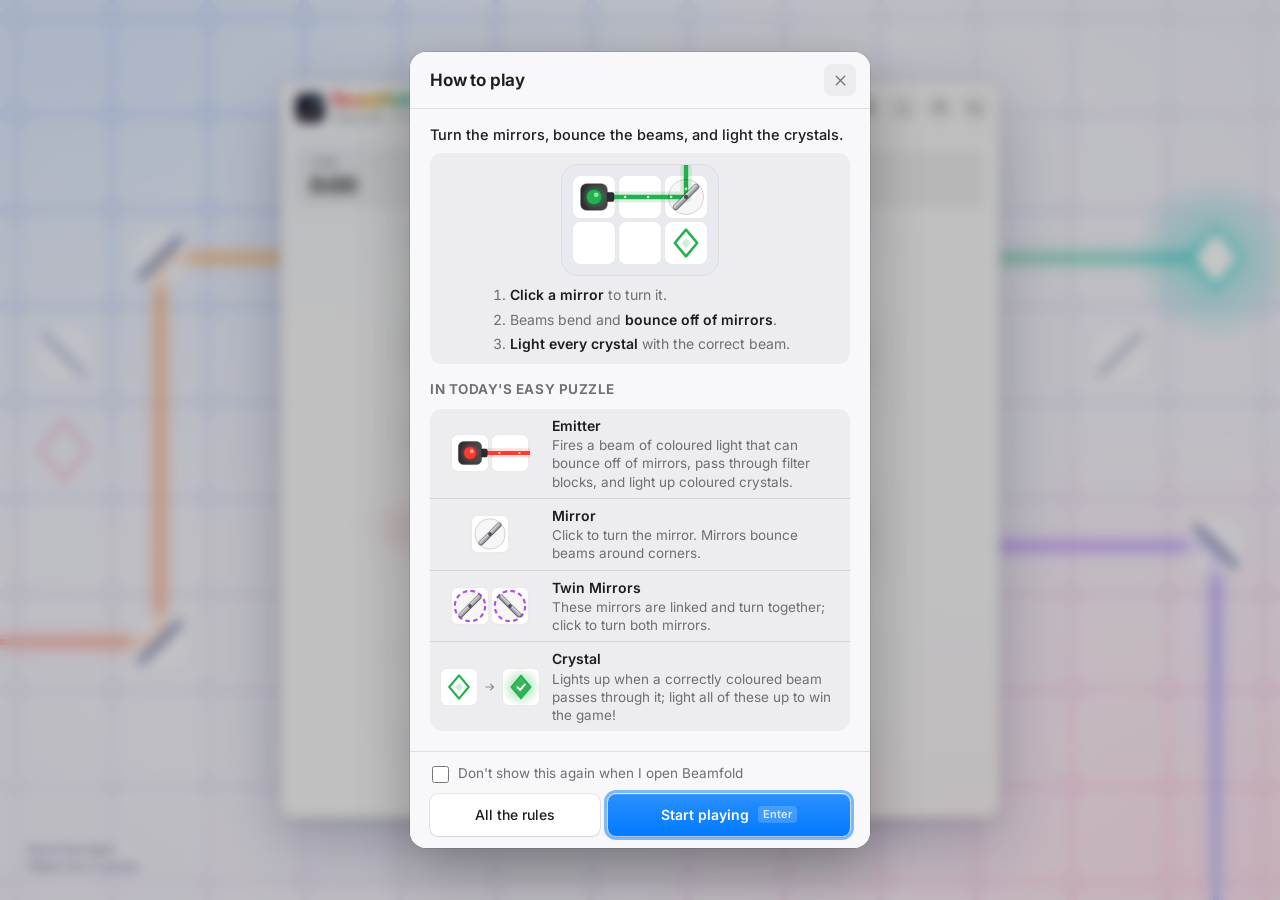
<file: index.html>
<!doctype html>
<html lang="en">
<head>
<meta charset="utf-8">
<meta name="viewport" content="width=device-width, initial-scale=1, viewport-fit=cover">
<meta name="color-scheme" content="light dark">
<meta name="theme-color" content="#f6f6f7">
<title>Beamfold: a daily light puzzle</title>
<link rel="icon" type="image/svg+xml" href="./favicon.svg">
<script>
  // Pick the theme before first paint so the page never flashes the wrong one.
  (function () {
    var t = null;
    try { t = (JSON.parse(localStorage.getItem('beamfold.daily.v1') || '{}')).theme; } catch (e) { /* private mode */ }
    if (t !== 'light' && t !== 'dark') t = window.matchMedia('(prefers-color-scheme: dark)').matches ? 'dark' : 'light';
    document.documentElement.dataset.theme = t;
  })();
</script>
  <script type="module" crossorigin src="./assets/index-D0BYoZNo.js"></script>
  <link rel="stylesheet" crossorigin href="./assets/index-0ksKWhUs.css">
  <meta name="description" content="One new light-bending puzzle every day. Turn the mirrors, mix the colours and light every crystal in as few moves as you can. Free, no ads, no sign-up.">
  <link rel="canonical" href="https://pyraco.github.io/beamfold-site/">
  <link rel="manifest" href="./manifest.webmanifest">
  <link rel="apple-touch-icon" href="./apple-touch-icon.png">
  <meta name="mobile-web-app-capable" content="yes">
  <meta name="apple-mobile-web-app-title" content="Beamfold">
  <meta property="og:type" content="website">
  <meta property="og:site_name" content="Beamfold">
  <meta property="og:title" content="Beamfold: a daily light puzzle">
  <meta property="og:description" content="One new light-bending puzzle every day. Turn the mirrors, mix the colours and light every crystal in as few moves as you can. Free, no ads, no sign-up.">
  <meta property="og:url" content="https://pyraco.github.io/beamfold-site/">
  <meta property="og:image" content="https://pyraco.github.io/beamfold-site/og-image.png">
  <meta property="og:image:width" content="1200">
  <meta property="og:image:height" content="630">
  <meta name="twitter:card" content="summary_large_image">
  <meta name="twitter:title" content="Beamfold: a daily light puzzle">
  <meta name="twitter:description" content="One new light-bending puzzle every day. Turn the mirrors, mix the colours and light every crystal in as few moves as you can. Free, no ads, no sign-up.">
  <meta name="twitter:image" content="https://pyraco.github.io/beamfold-site/og-image.png">
</head>
<body>
  <noscript><p style="font:18px system-ui;text-align:center;padding:40px 20px">Beamfold is a puzzle game and needs JavaScript turned on to play.</p></noscript>

<div id="desk">
  <!-- Behind the window on a big screen: a giant, dim Beamfold board, with the logo's beam bending round the window. -->
  <svg class="backdrop" aria-hidden="true" focusable="false">
    <defs>
      <pattern id="bd-tile" x="-48" y="-48" width="96" height="96" patternUnits="userSpaceOnUse"><rect x="5" y="5" width="86" height="86" rx="15"/></pattern>
      <linearGradient id="bd-a" gradientUnits="userSpaceOnUse" x1="-800" y1="192" x2="576" y2="-192"><stop offset="0" class="b1"/><stop offset=".5" class="b2"/><stop offset="1" class="b3"/></linearGradient>
      <linearGradient id="bd-b" gradientUnits="userSpaceOnUse" x1="576" y1="620" x2="330" y2="96"><stop offset="0" class="b4"/><stop offset="1" class="b5"/></linearGradient>
      <radialGradient id="bd-g"><stop offset="0" class="g1"/><stop offset="1" class="g2"/></radialGradient>
    </defs>
    <svg x="50%" y="50%" overflow="visible">
      <rect class="bd-tiles" x="-2400" y="-1500" width="4800" height="3000" fill="url(#bd-tile)"/>
      <g class="bd-scene">
      <g class="bd-ray" stroke="url(#bd-a)">
        <path class="halo" pathLength="1" d="M-1400 192H-480V-192H576"/>
        <path class="glow" pathLength="1" d="M-1400 192H-480V-192H576"/>
        <path class="core" pathLength="1" d="M-1400 192H-480V-192H576"/>
        <path class="hot" pathLength="1" d="M-1400 192H-480V-192H576"/>
      </g>
      <g class="bd-ray b" stroke="url(#bd-b)">
        <path class="halo" pathLength="1" d="M576 1100V96H0"/>
        <path class="glow" pathLength="1" d="M576 1100V96H0"/>
        <path class="core" pathLength="1" d="M576 1100V96H0"/>
        <path class="hot" pathLength="1" d="M576 1100V96H0"/>
      </g>
      <g class="bd-ring"><circle cx="-480" cy="192" r="31"/><circle cx="-480" cy="-192" r="31"/><circle cx="576" cy="96" r="31"/><circle cx="-576" cy="-96" r="31"/><circle cx="480" cy="-96" r="31"/></g>
      <g class="bd-mirror"><path d="M-498 210l36-36"/><path d="M-498-174l36-36"/><path d="M558 78l36 36"/></g>
      <g class="bd-mirror idle"><path d="M-594-114l36 36"/><path d="M462-78l36-36"/></g>
      <path class="bd-gem idle" d="M-576-30l24 30-24 30-24-30z"/>
      <circle class="bd-gem-glow" cx="576" cy="-192" r="84" fill="url(#bd-g)"/>
      <path class="bd-gem" d="M576-222l24 30-24 30-24-30z"/>
      <path class="bd-gem lit" d="M576-222l24 30-24 30-24-30z"/>
      </g>
    </svg>
  </svg>
  <p class="desk-note" aria-hidden="true">Bend the light.<br>Wake the crystals.</p>
  <main class="window" id="window">
    <header class="titlebar">
      <img class="mark" src="./favicon.svg" alt="" width="30" height="30">
      <div class="title">
        <h1><svg class="wordmark" viewBox="63 -741 4286 753" role="img" aria-label="Beamfold"><defs><linearGradient id="wm" x1="0" y1="0" x2="1" y2="0"><stop offset="0" class="b1"/><stop offset=".5" class="b2"/><stop offset="1" class="b3"/></linearGradient></defs><path fill="url(#wm)" d="M205 0V-133H353Q395 -133 420 -156Q444 -180 444 -218Q444 -243 433 -262Q422 -282 402 -292Q381 -303 353 -303H205V-432H342Q377 -432 400 -450Q422 -467 422 -504Q422 -541 400 -558Q377 -576 342 -576H205V-709H385Q451 -709 500 -684Q548 -659 574 -617Q600 -575 600 -522Q600 -451 552 -404Q503 -358 411 -347V-407Q513 -395 567 -342Q621 -288 621 -207Q621 -147 591 -100Q561 -54 506 -27Q452 0 378 0ZM63 0V-709H239V0ZM923 11Q841 11 778 -22Q715 -54 679 -112Q643 -170 643 -245Q643 -319 678 -376Q713 -434 774 -468Q834 -501 910 -501Q984 -501 1042 -470Q1099 -438 1132 -382Q1164 -327 1164 -256Q1164 -241 1162 -226Q1161 -210 1156 -190L725 -188V-300L1087 -303L1009 -254Q1008 -295 997 -322Q986 -348 965 -362Q944 -376 912 -376Q879 -376 855 -360Q831 -344 818 -315Q805 -286 805 -245Q805 -203 819 -174Q833 -144 859 -129Q885 -114 923 -114Q959 -114 986 -126Q1014 -138 1036 -163L1127 -72Q1091 -31 1040 -10Q988 11 923 11ZM1409 10Q1341 10 1288 -23Q1235 -56 1205 -114Q1175 -171 1175 -244Q1175 -318 1205 -376Q1235 -434 1288 -466Q1341 -499 1409 -499Q1455 -499 1493 -482Q1531 -466 1556 -436Q1580 -406 1585 -368V-122Q1580 -83 1556 -54Q1531 -24 1493 -7Q1455 10 1409 10ZM1446 -145Q1489 -145 1516 -173Q1542 -201 1542 -245Q1542 -274 1530 -296Q1518 -318 1496 -331Q1475 -344 1447 -344Q1419 -344 1398 -331Q1376 -318 1364 -296Q1351 -273 1351 -245Q1351 -216 1363 -194Q1375 -171 1397 -158Q1419 -145 1446 -145ZM1535 0V-131L1560 -251L1535 -369V-489H1706V0ZM1783 0V-489H1957V0ZM2090 0V-283Q2090 -314 2071 -332Q2052 -349 2024 -349Q2004 -349 1989 -341Q1974 -333 1966 -318Q1957 -304 1957 -283L1889 -310Q1889 -369 1915 -411Q1941 -453 1985 -476Q2029 -499 2085 -499Q2135 -499 2176 -476Q2216 -452 2240 -410Q2264 -368 2264 -311V0ZM2397 0V-283Q2397 -314 2378 -332Q2359 -349 2331 -349Q2312 -349 2296 -341Q2281 -333 2272 -318Q2264 -304 2264 -283L2162 -288Q2164 -354 2191 -401Q2218 -448 2266 -474Q2313 -499 2373 -499Q2430 -499 2475 -475Q2520 -451 2546 -406Q2571 -360 2571 -297V0ZM2691 0V-520Q2691 -582 2718 -632Q2745 -681 2796 -711Q2846 -741 2917 -741Q2970 -741 3010 -724Q3050 -706 3079 -677L2970 -568Q2962 -577 2950 -582Q2939 -586 2924 -586Q2897 -586 2881 -570Q2865 -554 2865 -527V0ZM2587 -344V-489H3003V-344ZM3280 11Q3201 11 3140 -22Q3078 -56 3042 -114Q3006 -173 3006 -246Q3006 -319 3042 -376Q3077 -434 3139 -468Q3201 -501 3279 -501Q3357 -501 3418 -468Q3480 -434 3516 -376Q3552 -319 3552 -246Q3552 -173 3516 -114Q3481 -56 3420 -22Q3358 11 3280 11ZM3279 -144Q3308 -144 3330 -156Q3351 -169 3363 -192Q3375 -215 3375 -245Q3375 -275 3362 -298Q3350 -320 3329 -332Q3308 -345 3279 -345Q3251 -345 3229 -332Q3207 -319 3195 -296Q3183 -274 3183 -244Q3183 -215 3195 -192Q3207 -169 3229 -156Q3251 -144 3279 -144ZM3596 0V-729H3770V0ZM4057 10Q3986 10 3932 -23Q3878 -56 3848 -114Q3817 -171 3817 -244Q3817 -318 3848 -376Q3878 -434 3932 -466Q3985 -499 4057 -499Q4103 -499 4143 -482Q4183 -466 4210 -436Q4237 -406 4242 -368V-129Q4237 -91 4210 -59Q4183 -27 4143 -8Q4103 10 4057 10ZM4088 -145Q4117 -145 4138 -158Q4159 -170 4172 -192Q4184 -215 4184 -245Q4184 -274 4172 -296Q4160 -318 4138 -331Q4117 -344 4089 -344Q4061 -344 4040 -331Q4018 -318 4006 -296Q3993 -273 3993 -245Q3993 -216 4005 -194Q4017 -171 4039 -158Q4061 -145 4088 -145ZM4348 0H4177V-131L4202 -251L4174 -369V-729H4348Z"/></svg></h1>
        <p id="subtitle">Daily puzzle</p>
      </div>
      <nav class="toolbar" aria-label="Game menu">
        <button class="tb" data-act="intro" title="How to play" aria-label="How to play">
          <svg viewBox="0 0 24 24"><circle cx="12" cy="12" r="9"/><path d="M9.4 9.3a2.7 2.7 0 1 1 3.9 2.5c-.8.5-1.3 1-1.3 2"/><circle cx="12" cy="16.9" r=".6" fill="currentColor"/></svg>
        </button>
        <button class="tb" data-act="stats" title="Statistics" aria-label="Statistics">
          <svg viewBox="0 0 24 24"><path d="M5 20V11M12 20V4M19 20v-6"/></svg>
        </button>
        <button class="tb" data-act="sound" id="tb-sound" title="Sound" aria-label="Sound" aria-pressed="true"></button>
        <button class="tb" data-act="theme" id="tb-theme" title="Switch appearance" aria-label="Switch between light and dark"></button>
      </nav>
      <div class="seg" id="seg" role="tablist" aria-label="Puzzle">
        <i class="seg-thumb" aria-hidden="true"></i>
        <button role="tab" data-act="mode" data-mode="easy" aria-selected="false">Easy</button>
        <button role="tab" data-act="mode" data-mode="hard" aria-selected="false">Hard</button>
        <button role="tab" data-act="mode" data-mode="free" aria-selected="false">Free Play</button>
      </div>
    </header>

    <section class="gauges" aria-label="Progress">
      <div class="gauge">
        <span class="label">Time</span>
        <span class="value" id="g-time">0:00</span>
      </div>
      <div class="gauge">
        <span class="label">Moves</span>
        <span class="value"><span id="g-moves">0</span><small id="g-par"></small></span>
      </div>
      <div class="gauge">
        <span class="label">Crystals</span>
        <span class="pips" id="g-pips"></span>
      </div>
    </section>

    <section class="stage" id="stage">
      <canvas id="board" aria-label="Puzzle board"></canvas>
      <div class="cover" id="cover"></div>
    </section>

    <footer class="actions" id="actions"></footer>
  </main>
</div>

<div class="scrim" id="scrim" hidden>
  <div class="sheet" id="sheet" role="dialog" aria-modal="true" tabindex="-1"></div>
</div>
<div class="toast" id="toast" role="status" aria-live="polite"></div>
</body>
</html>
</file>
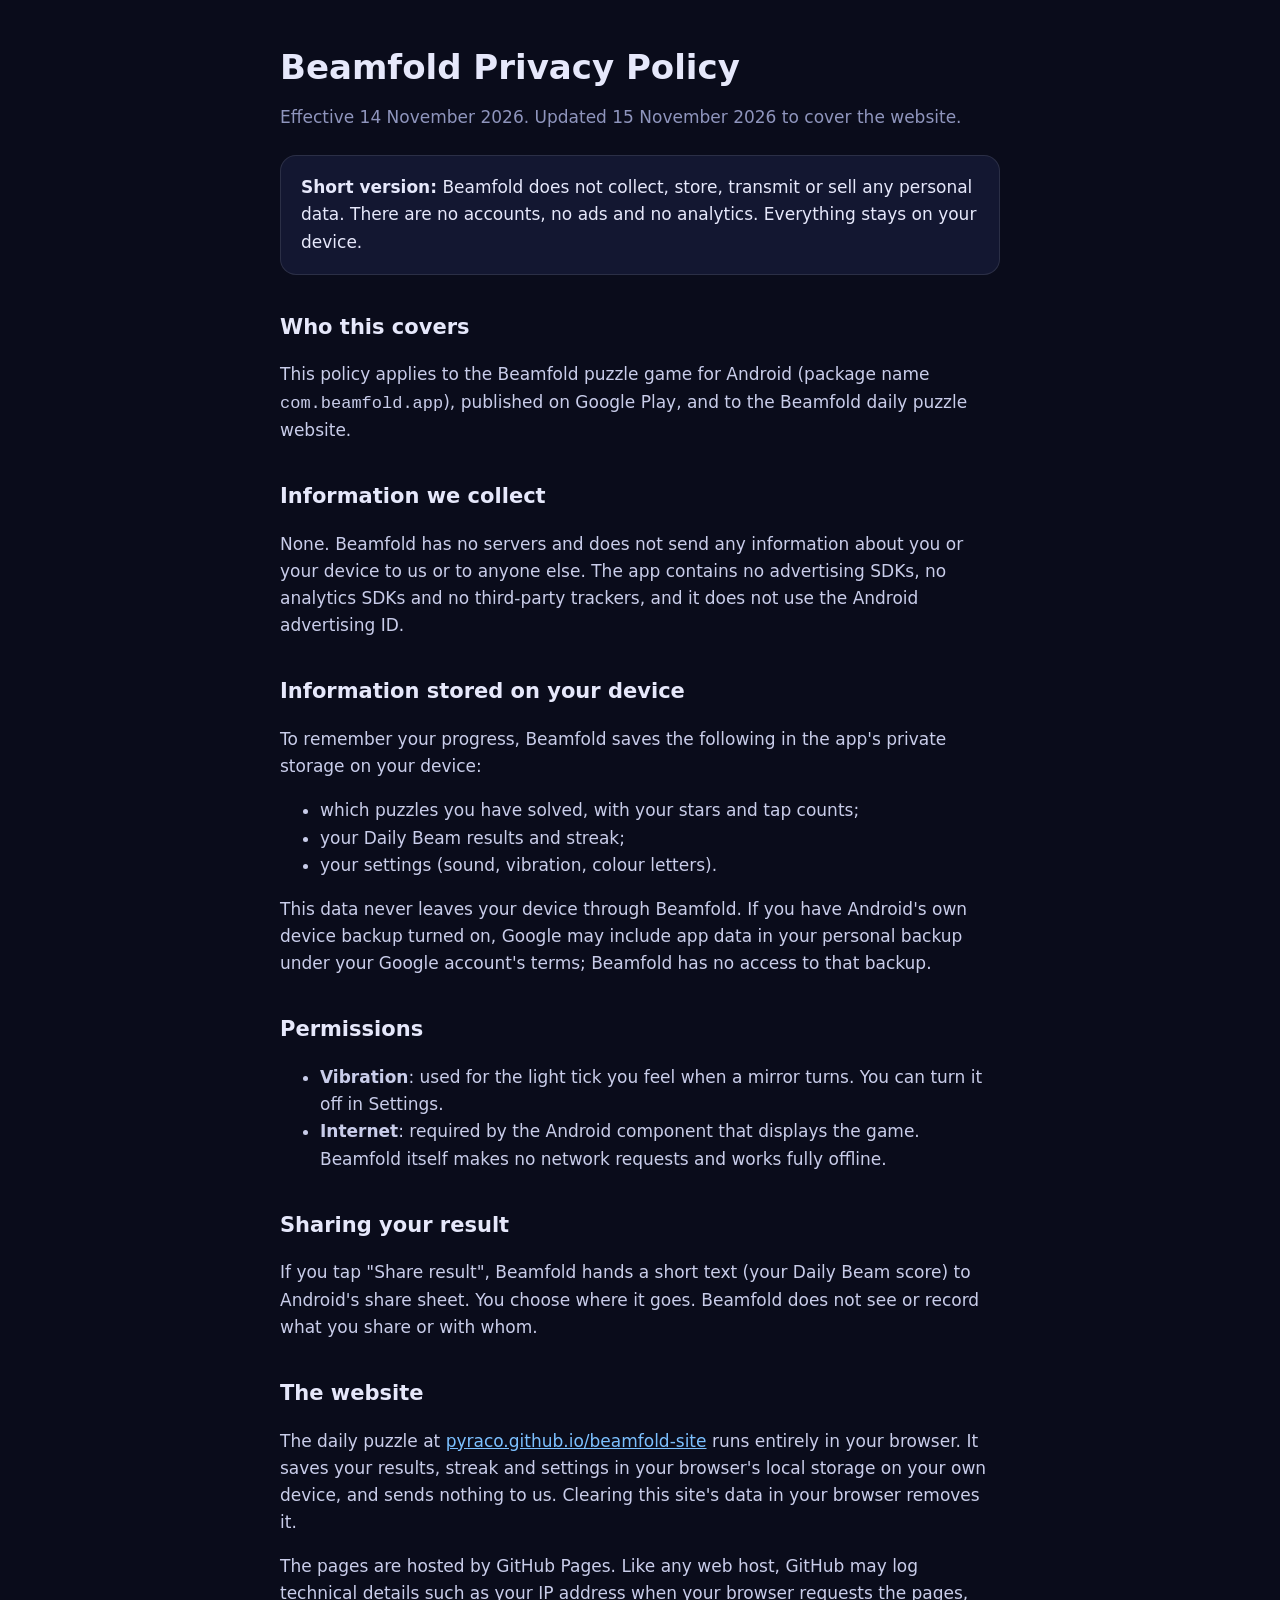
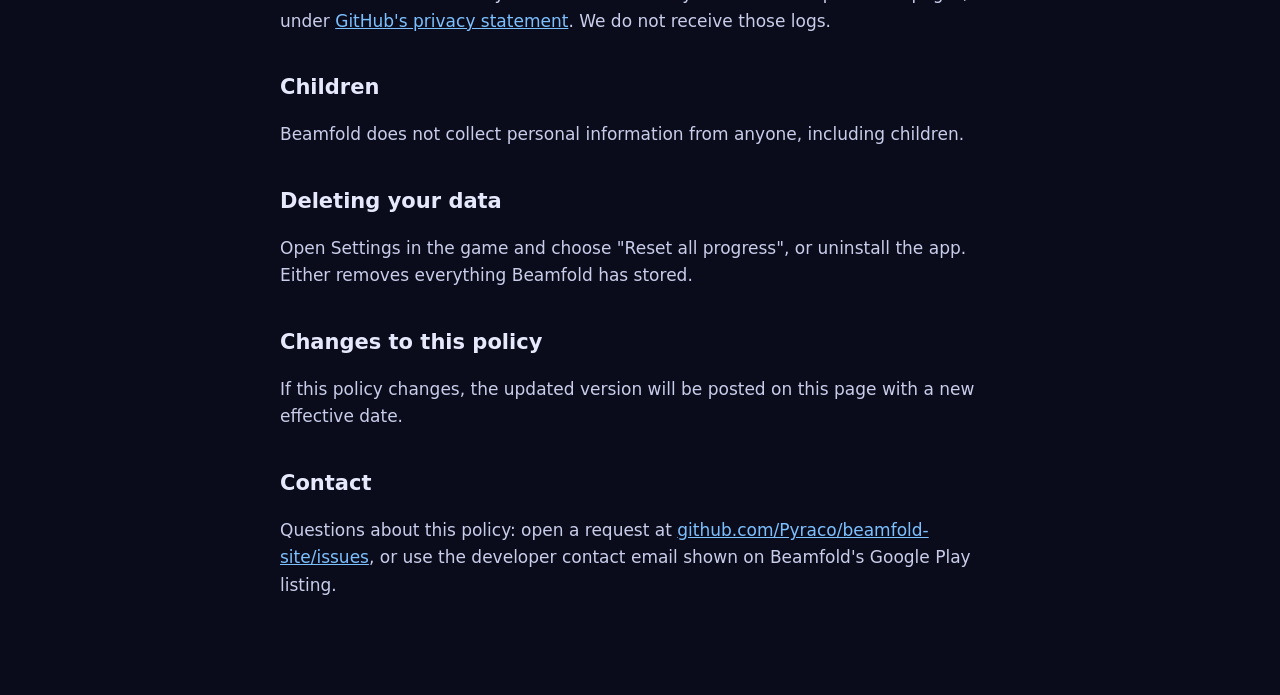
<file: privacy.html>
<!doctype html>
<html lang="en">
<head>
<meta charset="utf-8">
<meta name="viewport" content="width=device-width, initial-scale=1">
<title>Beamfold Privacy Policy</title>
<style>
  :root { color-scheme: dark; }
  body { margin: 0; background: #0a0c1b; color: #e6e8fb; font: 17px/1.6 system-ui, -apple-system, "Segoe UI", Roboto, sans-serif; }
  main { max-width: 720px; margin: 0 auto; padding: 48px 20px 80px; }
  h1 { font-size: 34px; line-height: 1.15; margin: 0 0 6px; }
  h2 { font-size: 21px; margin: 36px 0 8px; }
  p, li { color: #c9cdea; }
  .muted { color: #8f95bd; }
  a { color: #7cc0ff; }
  .card { background: #131731; border: 1px solid rgba(255,255,255,.1); border-radius: 16px; padding: 18px 20px; margin: 24px 0; }
  .card p { margin: 0; color: #e6e8fb; }
</style>
</head>
<body>
<main>
  <h1>Beamfold Privacy Policy</h1>
  <p class="muted">Effective 14 November 2026. Updated 15 November 2026 to cover the website.</p>

  <div class="card"><p><strong>Short version:</strong> Beamfold does not collect, store, transmit or sell any personal data. There are no accounts, no ads and no analytics. Everything stays on your device.</p></div>

  <h2>Who this covers</h2>
  <p>This policy applies to the Beamfold puzzle game for Android (package name <code>com.beamfold.app</code>), published on Google Play, and to the Beamfold daily puzzle website.</p>

  <h2>Information we collect</h2>
  <p>None. Beamfold has no servers and does not send any information about you or your device to us or to anyone else. The app contains no advertising SDKs, no analytics SDKs and no third-party trackers, and it does not use the Android advertising ID.</p>

  <h2>Information stored on your device</h2>
  <p>To remember your progress, Beamfold saves the following in the app's private storage on your device:</p>
  <ul>
    <li>which puzzles you have solved, with your stars and tap counts;</li>
    <li>your Daily Beam results and streak;</li>
    <li>your settings (sound, vibration, colour letters).</li>
  </ul>
  <p>This data never leaves your device through Beamfold. If you have Android's own device backup turned on, Google may include app data in your personal backup under your Google account's terms; Beamfold has no access to that backup.</p>

  <h2>Permissions</h2>
  <ul>
    <li><strong>Vibration</strong>: used for the light tick you feel when a mirror turns. You can turn it off in Settings.</li>
    <li><strong>Internet</strong>: required by the Android component that displays the game. Beamfold itself makes no network requests and works fully offline.</li>
  </ul>

  <h2>Sharing your result</h2>
  <p>If you tap "Share result", Beamfold hands a short text (your Daily Beam score) to Android's share sheet. You choose where it goes. Beamfold does not see or record what you share or with whom.</p>

  <h2>The website</h2>
  <p>The daily puzzle at <a href="https://pyraco.github.io/beamfold-site/">pyraco.github.io/beamfold-site</a> runs entirely in your browser. It saves your results, streak and settings in your browser's local storage on your own device, and sends nothing to us. Clearing this site's data in your browser removes it.</p>
  <p>The pages are hosted by GitHub Pages. Like any web host, GitHub may log technical details such as your IP address when your browser requests the pages, under <a href="https://docs.github.com/en/site-policy/privacy-policies/github-general-privacy-statement">GitHub's privacy statement</a>. We do not receive those logs.</p>

  <h2>Children</h2>
  <p>Beamfold does not collect personal information from anyone, including children.</p>

  <h2>Deleting your data</h2>
  <p>Open Settings in the game and choose "Reset all progress", or uninstall the app. Either removes everything Beamfold has stored.</p>

  <h2>Changes to this policy</h2>
  <p>If this policy changes, the updated version will be posted on this page with a new effective date.</p>

  <h2>Contact</h2>
  <p>Questions about this policy: open a request at <a href="https://github.com/Pyraco/beamfold-site/issues">github.com/Pyraco/beamfold-site/issues</a>, or use the developer contact email shown on Beamfold's Google Play listing.</p>
</main>
</body>
</html>
</file>
<file: assets/index-0ksKWhUs.css>
@font-face{font-family:Inter Variable;font-style:normal;font-display:swap;font-weight:100 900;src:url(./inter-latin-wght-normal-Dx4kXJAl.woff2)format("woff2")}:root{--font:-apple-system, BlinkMacSystemFont, "SF Pro Text", "Inter Variable", "Segoe UI", system-ui, sans-serif;--spring:cubic-bezier(.2, .9, .3, 1.25);--ease:cubic-bezier(.25, .1, .25, 1);--seg-w:168px;--red:#ff3b30;--green:#22b14c;--yellow:#f5a700;--blue:#007aff;--magenta:#c93fdc;--cyan:#12b3c7;--white:#fff;--desk:radial-gradient(1100px 760px at 12% 8%, #cfe0ff 0%, transparent 62%), radial-gradient(1000px 720px at 92% 94%, #ffd9ea 0%, transparent 60%), linear-gradient(160deg, #e6ebf8, #f2e9f7);--brand-1:#ec4a70;--brand-2:#e89a00;--brand-3:#0fb0ac;--bd-tile:#ffffff6b;--bd-tile-edge:#ffffffa6;--bd-1:#ff6f8f;--bd-2:#ffc21f;--bd-3:#22cfc8;--bd-4:#4d9dff;--bd-5:#b57bff;--bd-ray:.8;--bd-hot:.3;--bd-mirror:#98a0c6;--bd-mirror-shadow:#3c467840;--bd-ring:#ffffff80;--bd-ring-edge:#46508229;--bd-gem:#fff;--bd-note:#3c426480;--win-wash:radial-gradient(120% 50% at 0% 0%, #007aff0b, transparent 70%), radial-gradient(110% 45% at 100% 100%, #ff5a7a0a, transparent 70%);--win:#f6f6f7;--bar:#f6f6f7d1;--hair:#0000001a;--text:#1d1d1f;--text2:#6e6e73;--text3:#8e8e93;--accent:#007aff;--accent-hi:#2b90ff;--focus:#007aff80;--ctl:#fff;--ctl-edge:#00000024;--ctl-hover:#0000000f;--well:#0000000b;--tb-hover:#0000001a;--card:#ffffffd1;--sheet:#f8f8faf0;--sheet-solid:#f8f8fa;--scrim:#00000038;--win-shadow:0 0 0 .5px #00000038, 0 24px 70px #1e285a47, 0 4px 14px #0000001a;--pop-shadow:0 0 0 .5px #0003, 0 22px 60px #0000004d;--easy:#007aff;--easy-bg:#d6e8ff;--easy-ink:#0058c4;--hard:#ff9500;--hard-bg:#ffe3bf;--hard-ink:#a85400;--free:#af52de;--free-bg:#ecdcf9;--free-ink:#7a2aa8;--solved-bg:#34c75933;--solved-ink:#1a7a36;--lightningcss-light:initial;--lightningcss-dark: ;color-scheme:light}:root[data-theme=dark]{--red:#ff5a50;--green:#32d74b;--yellow:#ffd60a;--blue:#4aa3ff;--magenta:#e667f5;--cyan:#5ce0ef;--white:#fff;--desk:radial-gradient(900px 640px at 50% 50%, #4da3ff33 0%, transparent 70%), radial-gradient(1100px 760px at 8% 4%, #222f78 0%, transparent 62%), radial-gradient(1000px 720px at 94% 96%, #5a1c52 0%, transparent 60%), linear-gradient(160deg, #10143a, #090b18);--brand-1:#ff7a93;--brand-2:#ffd84d;--brand-3:#45e6e0;--bd-tile:#a0b4ff0e;--bd-tile-edge:#a0b4ff0d;--bd-1:#ff5a7a;--bd-2:#ffd84d;--bd-3:#45e6e0;--bd-4:#4da3ff;--bd-5:#c07bff;--bd-ray:.8;--bd-hot:.6;--bd-mirror:#fff;--bd-mirror-shadow:#0006;--bd-ring:#a0b4ff0d;--bd-ring-edge:#becdff29;--bd-gem:#eaffff;--bd-note:#c8d0ff6b;--win-wash:radial-gradient(120% 55% at 0% 0%, #4d82ff2b, transparent 70%), radial-gradient(110% 50% at 100% 100%, #ff5a961c, transparent 70%);--win:#1a1b25;--bar:#242634d1;--hair:#ffffff1a;--text:#f5f5f7;--text2:#a1a1a6;--text3:#6e6e73;--accent:#0a84ff;--accent-hi:#3a9bff;--focus:#0a84ffa6;--ctl:#ffffff1c;--ctl-edge:#ffffff12;--ctl-hover:#ffffff1a;--well:#ffffff0f;--tb-hover:#ffffff29;--card:#282a38d1;--sheet:#252733f0;--sheet-solid:#252733;--scrim:#00000080;--win-shadow:0 0 0 .5px #ffffff29, 0 24px 70px #0009;--pop-shadow:0 0 0 .5px #ffffff24, 0 22px 60px #0009;--easy:#0a84ff;--easy-bg:#1c3f6e;--easy-ink:#9ccbff;--hard:#ff9f0a;--hard-bg:#6b4513;--hard-ink:#ffcf8a;--free:#bf5af2;--free-bg:#4f2a6e;--free-ink:#e6c2ff;--solved-bg:#32d74b38;--solved-ink:#86e89b;--lightningcss-light: ;--lightningcss-dark:initial;color-scheme:dark}*{box-sizing:border-box}html,body{height:100%;margin:0}body{font:15px/1.45 var(--font);color:var(--text);background:var(--win);-webkit-font-smoothing:antialiased;-webkit-tap-highlight-color:transparent;overflow-x:hidden}button{font:inherit;color:inherit}h1,h2,h3,p{margin:0}[hidden]{display:none!important}#desk{min-height:100vh;background:var(--win);min-height:100dvh;display:flex}.window{width:100%;min-height:100vh;z-index:1;background:var(--win-wash), var(--win);min-height:100dvh;padding-bottom:env(safe-area-inset-bottom,0px);flex-direction:column;display:flex;position:relative}.titlebar{min-height:calc(52px + env(safe-area-inset-top,0px));padding:env(safe-area-inset-top,0px) 10px 0 16px;background:var(--bar);border-bottom:.5px solid var(--hair);-webkit-backdrop-filter:saturate(180%)blur(20px);backdrop-filter:saturate(180%)blur(20px);-webkit-user-select:none;user-select:none;flex-wrap:wrap;flex:none;align-items:center;display:flex;position:relative}.mark{border-radius:7.5px;flex:none;width:30px;height:30px;margin-right:10px;box-shadow:0 0 0 .5px #ffffff29,0 1px 3px #00000047}.title{flex:1;min-width:0;padding:9px 0}.title h1{letter-spacing:-.01em;font-size:15px;font-weight:650;line-height:1}.wordmark{width:auto;max-width:100%;height:14px;margin:1px 0 4px;display:block;overflow:visible}.b1{stop-color:var(--brand-1)}.b2{stop-color:var(--brand-2)}.b3{stop-color:var(--brand-3)}.sr{clip:rect(0 0 0 0);white-space:nowrap;border:0;width:1px;height:1px;margin:-1px;padding:0;position:absolute;overflow:hidden}.backdrop,.desk-note{display:none}.backdrop{z-index:0;pointer-events:none;width:100%;height:100%;position:fixed;top:0;left:0;-webkit-mask-image:radial-gradient(1180px 860px,#000 50%,#0000 100%);mask-image:radial-gradient(1180px 860px,#000 50%,#0000 100%)}.backdrop pattern rect{fill:var(--bd-tile);stroke:var(--bd-tile-edge);stroke-width:1px}.backdrop .b1{stop-color:var(--bd-1)}.backdrop .b2{stop-color:var(--bd-2)}.backdrop .b3{stop-color:var(--bd-3)}.backdrop .b4{stop-color:var(--bd-4)}.backdrop .b5{stop-color:var(--bd-5)}.bd-scene{transition:opacity 1.2s var(--ease)}#desk:has(.stage:not(.veiled)) .bd-scene{opacity:.13}.bd-ray{fill:none;stroke-linecap:round;stroke-linejoin:round;opacity:var(--bd-ray)}.bd-ray path{stroke-dasharray:1;stroke-dashoffset:1px;animation:1.7s cubic-bezier(.35,.1,.25,1) .5s forwards bd-draw}.bd-ray.b path{animation-duration:1.3s;animation-delay:.9s}.bd-ray .halo{stroke-width:30px;opacity:.1}.bd-ray .glow{stroke-width:15px;opacity:.22}.bd-ray .core{stroke-width:5.5px}.bd-ray .hot{stroke:#fff;stroke-width:1.6px;opacity:var(--bd-hot)}@keyframes bd-draw{to{stroke-dashoffset:0}}.bd-ring circle{fill:var(--bd-ring);stroke:var(--bd-ring-edge);stroke-width:1px}.bd-mirror{fill:none;stroke:var(--bd-mirror);stroke-width:8px;stroke-linecap:round;filter:drop-shadow(0 1px 2px var(--bd-mirror-shadow))}.bd-mirror.idle{opacity:.5}.desk-note{z-index:0;letter-spacing:-.005em;color:var(--bd-note);-webkit-user-select:none;user-select:none;pointer-events:none;margin:0;font-size:13px;font-weight:600;line-height:1.35;position:fixed;bottom:24px;left:28px}.title p{color:var(--text2);white-space:nowrap;text-overflow:ellipsis;font-size:12px;line-height:1.25;overflow:hidden}.toolbar{flex:none;gap:6px;display:flex}.tb{background:var(--well);width:34px;height:34px;color:var(--text2);cursor:pointer;transition:background-color .15s, color .15s, transform .15s var(--spring);border:0;border-radius:9px;flex:none;place-items:center;padding:0;display:grid}.tb svg{fill:none;stroke:currentColor;stroke-width:1.7px;stroke-linecap:round;stroke-linejoin:round;width:19px;height:19px}.tb:active{background:var(--tb-hover);transform:scale(.9)}.tb:focus-visible{outline:3px solid var(--focus);outline-offset:1px}.btn:focus-visible{outline:3px solid var(--focus);outline-offset:1px}.switch:focus-visible{outline:3px solid var(--focus);outline-offset:1px}.tb .swap{animation:swap .35s var(--spring);display:grid}@keyframes swap{0%{opacity:0;transform:rotate(-70deg)scale(.5)}}.seg{--n:2;grid-template-columns:repeat(var(--n), minmax(0, 1fr));background:var(--well);-webkit-user-select:none;user-select:none;border-radius:9px;flex:0 0 calc(100% - 6px);height:32px;margin:0 6px 10px 0;padding:2px;display:grid;position:relative}.seg-thumb{width:calc((100% - 4px) / var(--n));background:var(--easy-bg);height:calc(100% - 4px);box-shadow:0 0 0 .5px var(--ctl-edge), 0 1px 2.5px #00000029;transition:transform .34s var(--spring), background-color .25s;border-radius:7px;position:absolute;top:2px;left:2px}.seg[data-on=hard] .seg-thumb{background:var(--hard-bg);transform:translate(100%)}.seg button{z-index:1;color:var(--text2);cursor:pointer;background:0 0;border:0;border-radius:7px;padding:0;font-size:13.5px;font-weight:600;transition:color .2s;position:relative}.seg button[aria-selected=true]{color:var(--easy-ink)}.seg button[data-mode=hard][aria-selected=true]{color:var(--hard-ink)}.seg button.done:after{content:"✓";color:#34c759;margin-left:5px;font-weight:800}.seg button:focus-visible{outline:3px solid var(--focus);outline-offset:-1px}.seg.wide{flex:none;margin:0 0 14px}.stage.switching #board,.stage.switching .cover-card{animation:switch .38s var(--ease) both}@keyframes switch{0%{opacity:0;transform:scale(.97)}}.gauges{background:var(--well);border-radius:11px;flex:none;grid-template-columns:minmax(0,1fr) minmax(0,1fr) minmax(0,1.5fr);margin:14px 16px 0;display:grid}.gauge{min-width:0;padding:8px 14px 9px}.gauge+.gauge{box-shadow:-.5px 0 0 var(--hair)}.label{letter-spacing:.04em;text-transform:uppercase;color:var(--text3);font-size:11px;font-weight:600;display:block}.value{letter-spacing:-.02em;font-variant-numeric:tabular-nums;font-size:22px;font-weight:650;line-height:1.2;display:block}.value small{color:var(--text2);letter-spacing:0;margin-left:5px;font-size:13px;font-weight:500}.value .bump{animation:bump .28s var(--spring);display:inline-block}@keyframes bump{0%{opacity:.4;transform:translateY(-5px)scale(1.18)}}.pips{flex-wrap:wrap;align-items:center;gap:6px;min-height:26.4px;padding-top:3px;display:flex}.stage{flex:1;place-items:center;min-height:0;padding:14px 12px;display:grid;position:relative}#board{touch-action:manipulation;transition:filter .5s var(--ease), opacity .5s var(--ease), transform .5s var(--ease);border-radius:16px;display:block}.stage.veiled #board{filter:blur(16px)saturate(.7);opacity:.55;transform:scale(.985)}.cover{opacity:0;pointer-events:none;transition:opacity .3s var(--ease);place-items:center;padding:16px;display:grid;position:absolute;top:0;bottom:0;left:0;right:0}.stage.veiled .cover{opacity:1;pointer-events:auto}.cover-card{text-align:center;background:var(--card);width:min(100%,300px);box-shadow:var(--pop-shadow);-webkit-backdrop-filter:saturate(180%)blur(28px);backdrop-filter:saturate(180%)blur(28px);transition:transform .45s var(--spring);border-radius:18px;padding:24px 22px 20px;transform:scale(.94)translateY(8px)}.stage.veiled .cover-card{transform:none}.app-icon{border-radius:16px;width:68px;height:68px;margin:0 auto 12px;display:block;box-shadow:0 6px 18px #00000040,0 0 0 .5px #0000004d}.cover-card h2{letter-spacing:-.02em;font-size:22px;font-weight:700}.cover-card .date{color:var(--text2);font-size:14px}.level{color:var(--text2);justify-items:center;gap:6px;margin:14px 0 16px;font-size:13px;display:grid}.level strong{color:var(--text);font-weight:600}.bars{align-items:flex-end;gap:4px;height:18px;display:flex}.bars i{background:var(--hair);border-radius:2px;width:6px}.bars i.on{background:var(--hard)}.bars.easy i.on{background:var(--easy)}.today{cursor:pointer;letter-spacing:.04em;text-transform:uppercase;color:var(--text3);background:0 0;border:0;border-radius:12px;justify-items:center;gap:7px;margin:-4px auto 16px;padding:0;font-size:11px;font-weight:600;display:grid}.today:focus-visible{outline:3px solid var(--focus);outline-offset:3px}.today-row{transition:transform .15s var(--spring)}.today:active .today-row{transform:scale(.96)}.today-row{background:var(--well);border-radius:12px;gap:5px;padding:6px 8px;display:flex}.today-row canvas{border-radius:8px}.bars i:first-child{height:6px}.bars i:nth-child(2){height:8px}.bars i:nth-child(3){height:10px}.bars i:nth-child(4){height:12px}.bars i:nth-child(5){height:14px}.bars i:nth-child(6){height:16px}.bars i:nth-child(7){height:18px}.fine{color:var(--text3);margin-top:10px;font-size:12px}.big-time{letter-spacing:-.03em;font-variant-numeric:tabular-nums;margin:4px 0 14px;font-size:34px;font-weight:650}.btn{background:var(--ctl);min-height:36px;box-shadow:0 0 0 .5px var(--ctl-edge), 0 .5px 1.5px #00000024;white-space:nowrap;cursor:pointer;transition:transform .15s var(--spring), filter .15s, opacity .2s, background-color .15s;border:0;border-radius:8px;justify-content:center;align-items:center;gap:7px;padding:0 14px;font-size:14px;font-weight:500;display:inline-flex}.btn svg{fill:none;stroke:currentColor;stroke-width:1.8px;stroke-linecap:round;stroke-linejoin:round;flex:none;width:16px;height:16px}.btn:active{filter:brightness(.94);transform:scale(.96)}.btn:disabled{opacity:.4;cursor:default;filter:none;transform:none}.btn.primary{background:linear-gradient(var(--accent-hi), var(--accent));color:#fff;font-weight:600;box-shadow:0 0 0 .5px #0000001f,0 1px 2px #0050c859,inset 0 .5px #ffffff47}.btn.large{border-radius:11px;width:100%;min-height:44px;padding:0 22px;font-size:16px}kbd{font:600 11px/1 var(--font);color:var(--text3);background:var(--well);border-radius:4px;margin-left:2px;padding:3px 5px}.btn.primary kbd{color:#fffc;background:#ffffff2e}.actions{flex:none;justify-content:center;align-items:center;gap:10px;min-height:52px;padding:0 16px 16px;display:flex}.actions.done{animation:rise .4s var(--spring);justify-content:space-between}.actions .goal{color:var(--text2);text-align:center;text-wrap:balance;margin:0;font-size:13.5px;line-height:1.35}@keyframes rise{0%{opacity:0;transform:translateY(8px)}}.summary{min-width:0;line-height:1.3}.summary strong{font-size:15px;font-weight:650;display:block}.summary span{color:var(--text2);font-variant-numeric:tabular-nums;font-size:12.5px}.actions .group{flex:none;gap:8px;display:flex}.scrim{z-index:20;background:var(--scrim);-webkit-backdrop-filter:blur(6px);backdrop-filter:blur(6px);opacity:0;transition:opacity .22s var(--ease);place-items:center;padding:16px;display:grid;position:fixed;top:0;bottom:0;left:0;right:0}.scrim.open{opacity:1}.sheet{width:min(100%,460px);max-height:calc(100vh - 32px);overscroll-behavior:contain;background:var(--sheet-solid);max-height:calc(100dvh - 32px);box-shadow:var(--pop-shadow);opacity:0;transition:transform .34s var(--spring), opacity .2s var(--ease);border-radius:16px;outline:none;overflow-y:auto;transform:translateY(14px)scale(.96)}.scrim.open .sheet{opacity:1;transform:none}.sheet-head{z-index:2;background:var(--sheet-solid);border-bottom:.5px solid var(--hair);justify-content:space-between;align-items:center;padding:12px 14px 12px 20px;display:flex;position:sticky;top:0}.sheet-head h2{letter-spacing:-.01em;font-size:17px;font-weight:650}.sheet-body{padding:16px 20px 20px}.sheet-body h3{letter-spacing:.04em;text-transform:uppercase;color:var(--text2);margin:22px 0 9px;font-size:13.5px;font-weight:650}.sheet-body h3:first-child{margin-top:0}.sheet-body p{color:var(--text2);font-size:14.5px}.sheet-body p strong{color:var(--text);font-weight:600}.lead{text-wrap:balance;font-size:16px;font-weight:500;line-height:1.4;color:var(--text)!important}.demo{background:var(--well);border-radius:12px;flex-direction:column;align-items:center;gap:12px;margin:12px 0 4px;padding:14px 14px 13px;display:flex}.demo canvas{border-radius:12px;flex:none}.demo ol{color:var(--text2);gap:4px;margin:0;padding-left:20px;font-size:14px;display:grid}.demo ol li{text-wrap:balance}.demo ol strong{color:var(--text);white-space:nowrap;font-weight:600}.pieces{background:var(--well);border-radius:12px;margin:0;padding:0;list-style:none}.pieces li{align-items:center;gap:12px;padding:9px 14px 9px 10px;display:flex}.pieces li+li{border-top:1px solid var(--hair)}.pieces .pic{flex:none;justify-content:center;align-items:center;gap:4px;width:100px;display:flex}.pieces .pic svg{width:14px;height:14px;stroke:var(--text3);fill:none;stroke-width:2px;stroke-linecap:round;stroke-linejoin:round;flex:none}.pieces b{font-size:14px;font-weight:600;display:block}.pieces span{color:var(--text2);font-size:13.5px;line-height:1.35;display:block}.modes{gap:8px;margin:10px 0 0;padding:0;list-style:none;display:grid}.modes li{background:var(--easy-bg);color:var(--easy-ink);border-radius:12px;padding:10px 14px 11px}.modes li.hard{background:var(--hard-bg);color:var(--hard-ink)}.modes b{font-size:14px;font-weight:700;line-height:1.35;display:block}.modes span{color:var(--text);font-size:13.5px;line-height:1.35;display:block}.invite{width:100%;min-height:40px;color:var(--accent);white-space:normal;text-align:center;justify-content:center;margin-top:14px;padding:8px 14px;font-weight:600;line-height:1.25}.setting{background:var(--well);border-radius:12px;justify-content:space-between;align-items:center;gap:14px;margin-top:16px;padding:11px 14px;display:flex}.setting b{font-size:14px;font-weight:600;display:block}.setting span{color:var(--text2);font-size:12.5px;display:block}.switch{cursor:pointer;background:#8e8e9373;border:0;border-radius:13px;flex:none;width:44px;height:26px;transition:background-color .22s;position:relative}.switch:after{content:"";width:22px;height:22px;transition:transform .28s var(--spring);background:#fff;border-radius:50%;position:absolute;top:2px;left:2px;box-shadow:0 1px 3px #0000004d}.switch[aria-checked=true]{background:#34c759}.switch[aria-checked=true]:after{transform:translate(18px)}.sheet-foot{justify-content:flex-end;gap:8px;margin-top:18px;display:flex}.sheet-foot.pinned{z-index:2;padding:12px 20px calc(12px + env(safe-area-inset-bottom,0px));background:var(--sheet-solid);border-top:.5px solid var(--hair);flex-wrap:wrap;margin:0;position:sticky;bottom:0}.sheet-foot.pinned .btn{flex:1;min-height:42px}.sheet-foot.pinned .btn.primary{flex:1.5}.check{color:var(--text2);cursor:pointer;-webkit-user-select:none;user-select:none;flex:0 0 100%;align-items:center;gap:9px;padding:0 2px 2px;font-size:13.5px;display:flex}.check input{width:17px;height:17px;accent-color:var(--accent);cursor:pointer;flex:none;margin:0}.check input:focus-visible{outline:3px solid var(--focus);outline-offset:2px}.result{text-align:center;padding:26px 20px 20px;position:relative}.tb.corner{z-index:1;position:absolute;top:12px;right:12px}.seal{width:64px;height:64px;margin:0 auto 10px;display:block}.seal circle{fill:#34c759;transform-origin:50%;animation:seal .5s var(--spring) both}.seal path{fill:none;stroke:#fff;stroke-width:3.2px;stroke-linecap:round;stroke-linejoin:round;stroke-dasharray:30;stroke-dashoffset:30px;animation:tick .38s .28s var(--ease) forwards}@keyframes seal{0%{opacity:0;transform:scale(.3)}}@keyframes tick{to{stroke-dashoffset:0}}.result h2{letter-spacing:-.02em;font-size:26px;font-weight:700}.result .sub{color:var(--text2);font-size:14px}.tiles{grid-template-columns:repeat(3,1fr);gap:8px;margin:16px 0 0;display:grid}.tiles.four{grid-template-columns:repeat(4,1fr)}.tile{background:var(--well);text-align:center;border-radius:11px;min-width:0;padding:10px 4px 9px}.tile b{letter-spacing:-.02em;font-variant-numeric:tabular-nums;font-size:22px;font-weight:650;line-height:1.2;display:block}.tile span{color:var(--text2);font-size:11.5px;line-height:1.3;display:block}.result .tile{animation:rise .45s var(--spring) both}.result .tile:first-child{animation-delay:.12s}.result .tile:nth-child(2){animation-delay:.19s}.result .tile:nth-child(3){animation-delay:.26s}.squares{flex-wrap:wrap;justify-content:center;gap:4px;max-width:300px;margin:16px auto 0;display:flex}.squares i{width:15px;height:15px;animation:pop .3s var(--spring) both;background:#34c759;border-radius:4px}.squares i.extra{background:#fc0}.squares i.more{width:auto;height:15px;font:600 12px/15px var(--font);color:var(--text2);background:0 0;font-style:normal}@keyframes pop{0%{transform:scale(0)}}.caption{color:var(--text2);margin-top:7px;font-size:12.5px}.next{border-top:.5px solid var(--hair);color:var(--text2);text-align:center;margin-top:16px;padding-top:14px;font-size:13.5px}.next b{color:var(--text);font-variant-numeric:tabular-nums;font-weight:650}.result .row{grid-template-columns:1fr 1.3fr;gap:8px;margin-top:16px;display:grid}.result .row .btn{min-height:40px}.dist{gap:6px;display:grid}.dist-row{color:var(--text2);grid-template-columns:96px 1fr;align-items:center;gap:10px;font-size:13px;display:grid}.dist-bar{color:#fff;text-align:right;font-variant-numeric:tabular-nums;transform-origin:0;min-width:22px;height:20px;animation:grow .5s var(--spring) both;background:#8e8e9373;border-radius:6px;padding:0 7px;font-size:12px;font-weight:650;line-height:20px}.dist-bar.hot{background:var(--accent)}@keyframes grow{0%{opacity:0;transform:scaleX(.1)}}.empty{text-align:center;padding:8px 0 2px}.toast{left:50%;top:calc(64px + env(safe-area-inset-top,0px));z-index:30;background:var(--sheet);color:var(--text);box-shadow:var(--pop-shadow);-webkit-backdrop-filter:saturate(180%)blur(24px);backdrop-filter:saturate(180%)blur(24px);white-space:nowrap;text-overflow:ellipsis;opacity:0;pointer-events:none;max-width:calc(100vw - 24px);transition:opacity .2s, transform .3s var(--spring);border-radius:999px;padding:9px 15px;font-size:13.5px;font-weight:500;position:fixed;overflow:hidden;transform:translate(-50%,-12px)scale(.96)}.toast.show{opacity:1;transform:translate(-50%)}@media (max-width:480px){.gauge{padding-left:10px;padding-right:8px}.value{white-space:nowrap}.value small{margin-left:4px;font-size:12px}.dist-row{grid-template-columns:88px 1fr}.sheet-foot:not(.pinned) .btn{flex:1}}@media (max-width:480px) and (orientation:portrait){.actions.done{flex-direction:column;align-items:stretch;gap:10px}.actions.done .summary{text-align:center}.actions.done .group{grid-template-columns:1fr 1.2fr;display:grid}}@media (max-width:340px){.mark{display:none}}@media (max-height:600px) and (orientation:portrait){.app-icon{border-radius:9px;width:38px;height:38px;margin-bottom:6px}.cover-card{padding:14px 18px}.cover-card .fine{display:none}.level{margin:8px 0 10px}.today{margin-bottom:10px}}@media (pointer:coarse){.tb{position:relative}.tb:after{content:"";position:absolute;top:-5px;bottom:-5px;left:-3px;right:-3px}.btn,.sheet-foot.pinned .btn{min-height:44px}.actions{min-height:60px}.seg button:before{content:"";position:absolute;top:-7px;bottom:-7px;left:0;right:0}.switch:before{content:"";position:absolute;top:-8px;bottom:-8px;left:-3px;right:-3px}.check{min-height:40px;padding-bottom:0}}@media (pointer:coarse) and (max-width:639px) and (orientation:portrait){.seg{height:38px}.seg button:before{top:-3px;bottom:-3px}.seg button{font-size:14px}}@media (hover:hover){.tb:hover{background:var(--tb-hover);color:var(--text)}.btn:hover:not(:disabled){filter:brightness(1.04)}:root[data-theme=dark] .btn:hover:not(:disabled){filter:brightness(1.2)}}@media (min-width:640px) and (min-height:560px){body{background:#dfe5f3}:root[data-theme=dark] body{background:#090b18}#desk{background:var(--desk);justify-content:center;align-items:center;padding:24px}.backdrop{display:block}.window{width:clamp(580px,80vh,880px);max-width:calc(100vw - 48px);min-height:0;box-shadow:var(--win-shadow);animation:open .5s var(--spring) both;border-radius:12px;overflow:hidden}@keyframes open{0%{opacity:0;transform:scale(.96)}}.titlebar{flex-wrap:nowrap}.title{max-width:calc(50% - var(--seg-w) / 2 - 46px);padding:0}.mark{border-radius:7px;width:28px;height:28px;margin-right:9px}.toolbar{margin-left:auto}.seg{width:var(--seg-w);height:28px;margin:0 0 0 calc(var(--seg-w) / -2);border-radius:8px;flex:none;position:absolute;top:12px;left:50%}.seg button{font-size:13px}.seg.wide{width:auto;height:30px;margin:0 0 14px;position:relative;top:auto;left:auto}.tb{border-radius:8px;width:30px;height:30px}.tb svg{width:17px;height:17px}.sheet .tb{width:32px;height:32px}.stage{padding:16px}.actions{min-height:54px;padding-bottom:18px}.toast{top:18px}}@media (min-width:640px) and (min-height:560px) and (max-height:800px){.mark{display:none}.title{max-width:calc(50% - var(--seg-w) / 2 - 9px)}}@media (pointer:coarse) and (min-width:640px) and (min-height:560px){.tb,.sheet .tb{width:36px;height:36px}.seg{height:34px;top:9px}.seg.wide{height:38px}}@media (min-width:1200px) and (min-height:560px){.desk-note{display:block}}@media (max-height:940px){.pieces li{padding-top:7px;padding-bottom:7px}.demo{gap:9px;margin-top:8px;padding:11px 14px 10px}.sheet-body h3{margin-top:16px}}@media (max-height:720px){.app-icon{border-radius:11px;width:46px;height:46px;margin-bottom:8px}.cover-card{padding:18px 20px 16px}.cover-card h2{font-size:20px}.level{margin:10px 0 12px}.today{margin-bottom:12px}.fine{margin-top:8px}}@media (orientation:landscape) and (max-height:559px){#desk,.window{height:100vh;height:100dvh;min-height:0}.window{grid-template-rows:auto auto minmax(0,1fr) auto;grid-template-columns:minmax(0,1fr) minmax(250px,300px);padding-bottom:0;display:grid}.stage{padding:8px 10px 8px calc(10px + env(safe-area-inset-left,0px));grid-area:1/1/-1}.titlebar,.gauges,.actions{margin-right:env(safe-area-inset-right,0px);grid-column:2}.titlebar{-webkit-backdrop-filter:none;backdrop-filter:none;background:0 0;border-bottom:0;grid-row:1;min-height:0;padding:2px 8px 0 4px}.title{padding:6px 0}.mark{display:none}.seg{height:30px;margin:2px 4px 0 0}.gauges{grid-row:2;grid-template-columns:1fr 1fr;margin:10px 12px 0 4px}.gauge{padding:6px 12px 7px}.gauge:nth-child(3){box-shadow:0 -.5px 0 var(--hair);grid-column:1/-1;justify-content:space-between;align-items:center;gap:10px;display:flex}.gauge:nth-child(3) .pips{justify-content:flex-end;min-height:22px;padding-top:0}.value{font-size:20px}.actions{padding:0 12px calc(10px + env(safe-area-inset-bottom,0px)) 4px;flex-wrap:wrap;grid-row:4;gap:8px;min-height:0}.actions .btn{flex:1;padding:0 8px}.actions.done{flex-direction:column;align-items:stretch;gap:8px}.actions.done .group{grid-template-columns:1fr 1.2fr;display:grid}.cover{padding:8px}.demo{flex-direction:row;justify-content:center;gap:20px}.cover-card{width:min(100%,290px);padding:14px 18px}.app-icon,.cover-card .fine{display:none}.level{margin:8px 0 10px}.today{margin-bottom:10px}.big-time{margin:2px 0 10px;font-size:28px}.toast{top:10px}.scrim{padding:10px}.sheet{max-height:calc(100vh - 20px);max-height:calc(100dvh - 20px)}.result{padding:14px 20px 0}.seal{display:none}.result h2{font-size:21px}.tiles,.squares,.invite{margin-top:10px}.next{margin-top:10px;padding-top:10px}.result .row{background:var(--sheet-solid);border-top:.5px solid var(--hair);margin:10px -20px 0;padding:10px 20px 12px;position:sticky;bottom:0}}::view-transition-old(root){mix-blend-mode:normal;animation:none}::view-transition-new(root){mix-blend-mode:normal;animation:none}::view-transition-new(root){animation:reveal .55s var(--ease) both}@keyframes reveal{0%{clip-path:circle(0 at var(--vx,50%) var(--vy,0%))}to{clip-path:circle(150vmax at var(--vx,50%) var(--vy,0%))}}@media (prefers-reduced-motion:reduce){*,:before,:after{transition-duration:.01ms!important;animation-duration:.01ms!important;animation-delay:0s!important}}:root{--seg-w:222px}.seg{--n:3}.bd-gem{fill:none;stroke:var(--bd-3);stroke-width:3px;stroke-linejoin:round;opacity:.75}.bd-gem.idle{stroke:var(--bd-1);opacity:.5}.bd-gem.lit{fill:var(--bd-gem);opacity:0;animation:bd-light .7s 2s var(--ease) forwards}.bd-gem-glow{opacity:0;animation:bd-light .9s 2s var(--ease) forwards}.backdrop .g1{stop-color:var(--bd-3);stop-opacity:.5}.backdrop .g2{stop-color:var(--bd-3);stop-opacity:0}@keyframes bd-light{to{opacity:1}}.seg[data-on=free] .seg-thumb{background:var(--free-bg);transform:translate(200%)}.seg button[data-mode=free][aria-selected=true]{color:var(--free-ink)}.seg.tiers{--n:4}.seg.tiers .seg-thumb{background:var(--free-bg)}.seg.tiers[data-on=easy] .seg-thumb{transform:none}.seg.tiers[data-on=medium] .seg-thumb{transform:translate(100%)}.seg.tiers[data-on=hard] .seg-thumb{transform:translate(200%)}.seg.tiers[data-on=extra] .seg-thumb{transform:translate(300%)}.seg.tiers button{white-space:nowrap}.seg.tiers button[aria-selected=true]{color:var(--free-ink)}.pip{border:2px solid var(--c);width:13px;height:13px;transition:background-color .25s, transform .3s var(--spring), box-shadow .25s;background:0 0;border-radius:3px;transform:rotate(45deg)}.pip.on{background:var(--f,var(--c));box-shadow:0 0 8px -1px var(--c);transform:rotate(45deg)scale(1.12)}.bars.free i.on{background:var(--free)}.pair{grid-template-columns:1fr 1.55fr;gap:8px;display:grid}.pair .btn.large{padding:0 8px}.mix{background:var(--well);border-radius:12px;grid-template-columns:auto 1fr;align-items:center;gap:14px;padding:12px 14px;display:grid}.mix canvas{border-radius:12px}.sums{color:var(--text2);gap:7px;font-size:13.5px;display:grid}.sum{align-items:center;gap:6px;display:flex}.dot{background:var(--c);border-radius:50%;flex:none;width:14px;height:14px;box-shadow:inset 0 0 0 .5px #00000040}.sum em{color:var(--text);margin-left:2px;font-style:normal;font-weight:600}.cheer{background:var(--free-bg);color:var(--free-ink);border-radius:10px;margin-top:12px;padding:9px 12px;font-size:14px;font-weight:600}.tier-info{line-height:1.4;font-size:13.5px!important}.levels{grid-template-columns:repeat(10,minmax(0,1fr));gap:6px;margin-top:12px;display:grid}.lv{background:var(--well);height:38px;color:var(--text);font-variant-numeric:tabular-nums;cursor:pointer;transition:transform .15s var(--spring), background-color .15s, box-shadow .15s;border:0;border-radius:9px;padding:0;font-size:14px;font-weight:600;position:relative}.levels .lv{animation:pop .3s var(--spring) both;animation-delay:calc(var(--i) * 7ms)}.lv:active{transform:scale(.9)}.lv:focus-visible{outline:3px solid var(--focus);outline-offset:1px}.lv.solved{background:var(--solved-bg);color:var(--solved-ink)}.lv.perfect:after{content:"★";color:var(--yellow);font-size:9px;line-height:1.2;position:absolute;top:1px;right:3px}.lv.going:before{content:"";background:var(--hard);border-radius:50%;width:5px;height:5px;margin-left:-2.5px;position:absolute;bottom:4px;left:50%}.lv.here{box-shadow:inset 0 0 0 2px var(--free)}.legend{flex-wrap:wrap;gap:6px 16px;margin-top:12px;display:flex;font-size:12.5px!important}.legend span{align-items:center;gap:6px;display:inline-flex}.legend .lv{cursor:default;border-radius:5px;flex:none;width:18px;height:18px}.legend .lv.perfect:after{font-size:8px;top:-2px;right:1px}.legend .lv.going:before{bottom:6.5px}@media (max-width:480px){.levels{grid-template-columns:repeat(5,minmax(0,1fr));gap:7px}.levels .lv{height:44px;font-size:15px}.seg.tiers button{letter-spacing:-.01em;font-size:12.5px}.mix{grid-template-columns:1fr;justify-items:center}}@media (pointer:coarse){.levels .lv{min-height:40px}}@media (hover:hover){.levels .lv:hover{background:var(--tb-hover)}.levels .lv.solved:hover{filter:brightness(1.08);background:var(--solved-bg)}}@media (pointer:coarse) and (min-width:640px) and (min-height:560px){.levels{grid-template-columns:repeat(8,minmax(0,1fr))}}@media (orientation:landscape) and (max-height:559px){.levels{grid-template-columns:repeat(8,minmax(0,1fr))}}
</file>
